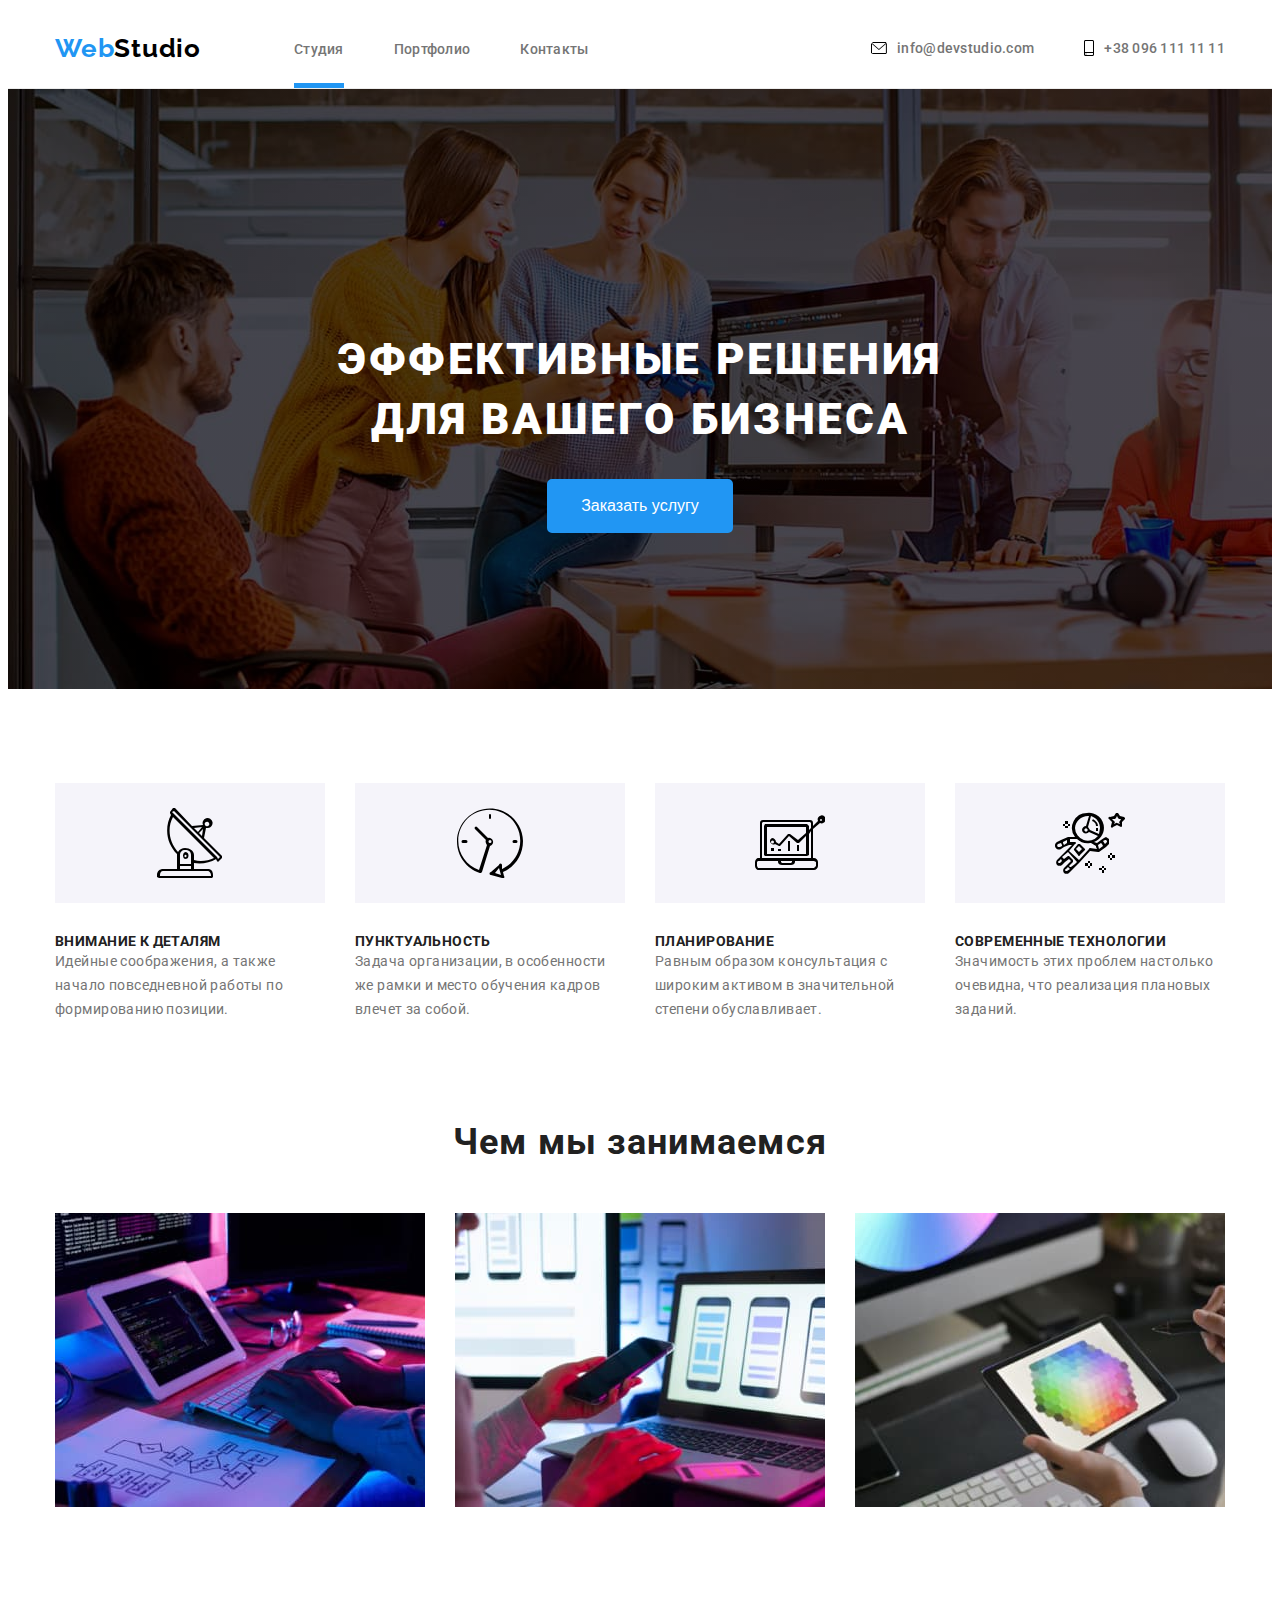
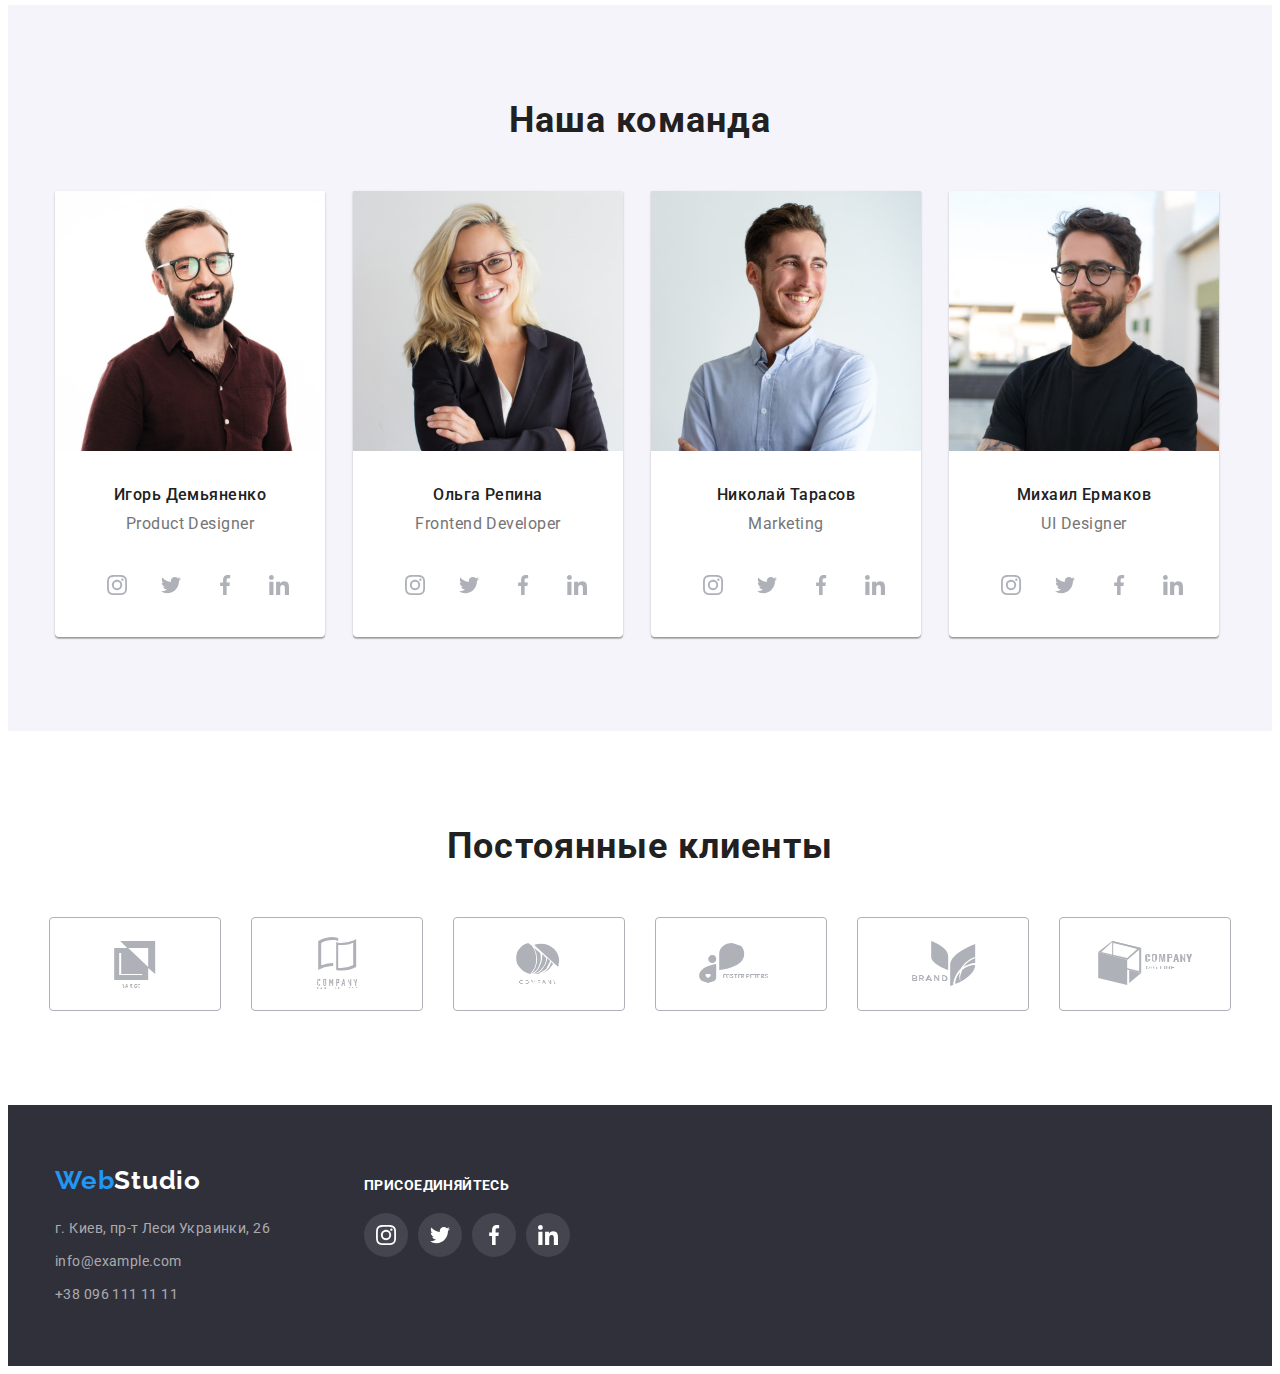
<file: index.html>
<!DOCTYPE html>
<html lang="ru">
<head>
    <meta charset="UTF-8">
    <meta http-equiv="X-UA-Compatible" content="IE=edge">
    <meta name="viewport" content="width=device-width, initial-scale=1.0">
    <title>Домашка №4 </title>
    <link href="https://fonts.googleapis.com/css2?family=Raleway:wght@700&family=Roboto:wght@400;500;700;900&display=swap" rel="stylesheet">
    <link rel="stylesheet" href="https://cdnjs.cloudflare.com/ajax/libs/modern-normalize/1.1.0/modern-normalize.min.css" integrity="sha512-wpPYUAdjBVSE4KJnH1VR1HeZfpl1ub8YT/NKx4PuQ5NmX2tKuGu6U/JRp5y+Y8XG2tV+wKQpNHVUX03MfMFn9Q==" crossorigin="anonymous" referrerpolicy="no-referrer" /> 
    <link rel="stylesheet" href="./css/styles.css">
</head>
 
     
<body>
    <!-- Шапка -->
    <div class = "body">
    <div class = "container">
                   
                <div class = "menu">
                    <a href = "" class="link-webstydio web">Web<span class = "span-stydio stydio">Studio</span></a>
                    <!-- Навигация -->
                    
                    <nav>
                    <ul class = "nav">
                        <li class = "item"><a href = "./index.html" class="link-nav one">Студия</a></li>
                        <li class = "item"><a href = "./portfolio.html" class="link-nav">Портфолио</a></li>
                        <li class = "item"><a href = "" class="link-nav">Контакты</a></li>
                    </ul>
                    </nav>
                    <ul class = "contact">
                        <li class = "item envelope">
                            <div class  = "unite">
                            <a href = "malto:info@devstudio.com" class="link-nav email">
                                <span class = "indent">info@devstudio.com</span>
                                <svg class = "icone-email link-nav" width = "16" height = "12">
                                    <use href = "./images/sprite1.svg#envelope"></use>
                                </svg>
                            </a>
                            </div>
                        </li>
                        <li class = "item smartphone">
                            <div class  = "unite">
                            <a href = "tel:+380961111111" class="link-nav tels">
                                <span class = "indent">+38 096 111 11 11</span>
                                
                                <svg class = "icone-email" width = "10" height = "16">
                                    <use href = "./images/smartphone1.svg#smartphone-1"></use>
                                </svg>
                            </a>
                            </div>
                        </li>
                    </ul>
                </div>
    </div>
    </div>        
    <section class = "page-header">
        <h1 class = "header-title">Эффективные решения для вашего бизнеса</h1>
        <button type = "button" class = "service" data-modal-open>Заказать услугу</button>
    </section>

    
    <div class = "container">
    <!-- Основной контент -->

        <section class = "sections">
            <h2 class = "title-list" hidden>Наши усовершенствования</h2>
            <ul class = "list item">
                <li class = "li-item antenna-item">
                    <div class = "fone">
                    <svg class = "fon-svg" width = "70" height = "70">
                        <use href = "./images/sprite1.svg#antenna"></use>
                    </svg>
                    </div> 
                    <h3 class = li-title>Внимание к деталям</h3>
                    <p class = "text">Идейные соображения, а также начало повседневной работы по формированию позиции.</p>
                </li>
                <li class = "li-item clock-item">
                    <div class = "fone">
                        <svg class = "fon-svg" width = "70" height = "70">
                            <use href = "./images/sprite1.svg#clock"></use>
                        </svg>
                        </div>
                    <h3 class = "li-title">Пунктуальность</h3>
                    <p class = "text">Задача организации, в особенности же рамки и место обучения кадров влечет за собой.</p>
                </li>
                <li class = "li-item diagram-item">
                    <div class = "fone">
                        <svg class = "fon-svg" width = "70" height = "70">
                            <use href = "./images/sprite1.svg#diagram"></use>
                        </svg>
                        </div>
                    <h3 class = "li-title">Планирование</h3>
                    <p class = "text">Равным образом консультация с широким активом в значительной степени обуславливает.</p>
                </li>
                <li class = "li-item astronaut-item">
                    <div class = "fone">
                        <svg class = "fon-svg" width = "70" height = "70">
                            <use href = "./images/sprite1.svg#astronaut"></use>
                        </svg>
                        </div>
                    <h3 class = "li-title">Современные технологии</h3>
                    <p class = "text">Значимость этих проблем настолько очевидна, что реализация плановых заданий.</p>
                </li>
            </ul>
        </section>
        <!--Наши преимущества-->
        <section class = "feature">
            <h2 class = "title-list">Чем мы занимаемся</h2>
            <ul class = "list our-team">             
                <li class = "our-team"><img src = "images/photo1.jpg" width = "370" alt = "работа на ноутбуке над кодом приложения" /></li>
                <li class = "our-team"><img src = "images/photo2.jpg" width = "370" alt = "работа над мобильным приложением" /></li>
                <li class = "our-team"><img src = "images/photo3.jpg" width = "370" alt = "работа на ноутбуке с цветом" /></li>
            </ul>            
        </section>
    </div>
        <div class = "command-item">
        
        <section class = "our-command">
             
            <div class = "container"> 
            <h2 class = "title-list">Наша команда</h2>
                 
                 <ul class = "list command-item">
                    <li class = "command">
                        <img src = "images/img2.jpg" width = "270" alt = "Product Designer" />               
                        <h3 class = "username">Игорь Демьяненко</h3>                
                        <p class = "profession" lang = "en">Product Designer</p>
                        <ul class = " cart-social">
                            <li class = "social-item istagram">
                                <a class = "link-social cart" href = "">
                                    <svg class = "a-icon social-network" width = "20" height = "20">
                                        <use href = "./images/sprite.svg#instagram"></use>
                                    </svg>
                                </a>
                            </li>
                            <li class = "social-item twitter">
                                <a class = "link-social cart" href = "">
                                    <svg class = "a-icon social-network" width = "20" height = "20">
                                        <use href = "./images/sprite.svg#twitter"></use>
                                    </svg>
                                </a>
                            </li>
                            <li class = "social-item facebook">
                                <a class = "link-social cart" href = "">
                                    <svg class = "a-icon social-network" width = "20" height = "20">
                                        <use href = "./images/sprite.svg#facebook"></use>
                                    </svg>
                                </a>
                            </li>
                            <li class = "social-item linkedin">
                                <a class = "link-social cart" href = "">
                                    <svg class = "a-icon social-network" width = "20" height = "20">
                                        <use href = "./images/sprite.svg#linkedin"></use>
                                    </svg>
                                </a>
                            </li>
                        </ul>
                    </li>
                    <li class = "command">                   
                        <img src = "images/img3.jpg" width = "270" alt = "Frontend Developer" />                   
                        <h3 class = "username">Ольга Репина</h3>             
                        <p class = "profession" lang = "en">Frontend Developer</p>
                        <ul class = "cart-social">
                            <li class = "social-item istagrams">
                                <a class = "link-social cart" href = "">
                                    <svg class = "a-icon social-network" width = "20" height = "20">
                                        <use href = "./images/sprite.svg#instagram"></use>
                                    </svg>
                                </a>
                            </li>
                            <li class = "social-item  twitter">
                                <a class = "link-social cart" href = "">
                                    <svg class = "a-icon social-network" width = "20" height = "20">
                                        <use href = "./images/sprite.svg#twitter"></use>
                                    </svg>
                                </a>
                            </li>
                            <li class = "social-item facebook">
                                <a class = "link-social cart" href = "">
                                    <svg class = "a-icon social-network" width = "20" height = "20">
                                        <use href = "./images/sprite.svg#facebook"></use>
                                    </svg>
                                </a>
                            </li>
                            <li class = "social-item linkedin">
                                <a class = "link-social cart" href = "">
                                    <svg class = "a-icon social-network" width = "20" height = "20">
                                        <use href = "./images/sprite.svg#linkedin"></use>
                                    </svg>
                                </a>
                            </li>
                        </ul>
                    </li>
                    <li class = "command">                   
                        <img src = "images/imga.jpg" width = "270" alt = "Marketing" />                   
                        <h3 class = "username">Николай Тарасов</h3>             
                        <p class = "profession" lang = "en">Marketing</p>
                        <ul class = " cart-social">
                            <li class = "social-item istagram">
                                <a class = "link-social cart" href = "">
                                    <svg class = "a-icon social-network" width = "20" height = "20">
                                        <use href = "./images/sprite.svg#instagram"></use>
                                    </svg>
                                </a>
                            </li>
                            <li class = "social-item twitter">
                                <a class = "link-social cart" href = "">
                                    <svg class = "a-icon social-network" width = "20" height = "20">
                                        <use href = "./images/sprite.svg#twitter"></use>
                                    </svg>
                                </a>
                            </li>
                            <li class = "social-item facebook">
                                <a class = "link-social cart" href = "">
                                    <svg class = "a-icon social-network" width = "20" height = "20">
                                        <use href = "./images/sprite.svg#facebook"></use>
                                    </svg>
                                </a>
                            </li>
                            <li class = "social-item linkedin">
                                <a class = "link-social cart" href = "">
                                    <svg class = "a-icon social-network" width = "20" height = "20">
                                        <use href = "./images/sprite.svg#linkedin"></use>
                                    </svg>
                                </a>
                            </li>
                        </ul>
                    </li>
                    <li class = "command">                   
                        <img src = "images/img1.jpg" width = "270" alt = "UI Designer" />                   
                        <h3 class = "username">Михаил Ермаков</h3>             
                        <p class = "profession" lang = "en">UI Designer</p>
                        <ul class = " cart-social">
                            <li class = "social-item istagram">
                                <a class = "link-social cart" href = "">
                                    <svg class = "a-icon social-network" width = "20" height = "20">
                                        <use href = "./images/sprite.svg#instagram"></use>
                                    </svg>
                                </a>
                            </li>
                            <li class = "social-item twitter">
                                <a class = "link-social cart" href = "">
                                    <svg class = "a-icon social-network" width = "20" height = "20">
                                        <use href = "./images/sprite.svg#twitter"></use>
                                    </svg>
                                </a>
                            </li>
                            <li class = "social-item facebook">
                                <a class = "link-social cart" href = "">
                                    <svg class = "a-icon social-network" width = "20" height = "20">
                                        <use href = "./images/sprite.svg#facebook"></use>
                                    </svg>
                                </a>
                            </li>
                            <li class = "social-item linkedin">
                                <a class = "link-social cart" href = "">
                                    <svg class = "a-icon social-network" width = "20" height = "20">
                                        <use href = "./images/sprite.svg#linkedin"></use>
                                    </svg>
                                </a>
                            </li>
                        </ul>
                    </li>
                </ul>
            </div>
               
        </section>    
    </div>
    <div class = "zero"></div>
    <div class = "container">
        <div class = "regular-customers">
            <h2 class = "clients">Постоянные клиенты</h2>
            <ul class = "list icon-list">
                <li class = "icon-item">
                    <!--<img class = "img-block" src = "./images/client1.svg" alt = "логотип компании <span lang = 'en'>YA & CO</span>">-->
                    <a class = "client-good" href = "">
                        <svg class = "client-good-icon">
                            <use href = "./images/sprite1.svg#client1"></use>
                        </svg>
                    </a>
                </li>
                <li class = "icon-item">
                    <!--<img src = "./images/client2.svg" alt = "логотип компании <span lang = 'en'>COMPANY TEGLINE HERE</span>">-->
                    <a class = "client-good" href = "">
                        <svg class = "client-good-icon">
                            <use href = "./images/sprite1.svg#client2"></use>
                        </svg>
                    </a>
                </li>
                <li class = "icon-item">
                    <!--<img src = "./images/client3.svg" alt = "логотип компании <span lang = 'en'>COMPANY</span>">-->
                    <a class = "client-good" href = "">
                        <svg class = "client-good-icon">
                            <use href = "./images/sprite1.svg#client3"></use>
                        </svg>
                    </a>
                </li>
                <li class = "icon-item">
                    <!--<img class = "hover" src = "./images/client4.svg" alt = "логотип компании <span lang = 'en'>FOSTERS PETERS</span>">-->
                    <a class = "client-good" href = "">
                        <svg class = "client-good-icon">
                            <use href = "./images/sprite1.svg#client4"></use>
                        </svg>
                    </a>
                </li>
                <li class = "icon-item">
                    <!--<img src = "./images/client5.svg" alt = "логотип компании <span lang = 'en'>BREND</span>">-->
                    <a class = "client-good" href = "">
                        <svg class = "client-good-icon">
                            <use href = "./images/sprite1.svg#client5"></use>
                        </svg>
                    </a>
                </li>
                <li class = "icon-item">
                    <!--<img src = "./images/client6.svg" alt = "логотип компании <span lang = 'en'>COMPANY TAG LINE</span>">-->
                    <a class = "client-good" href = "">
                        <svg class = "client-good-icon">
                            <use href = "./images/sprite1.svg#client6"></use>
                        </svg>
                    </a>
                </li>
            </ul>
        </div>
    </div>
    </main>
       
     
    <footer class = "footer">
        <!--Логотип-->

        <div class = "container">
            <div class = "total">
            <div class = "contact-footer">
                <a href = "" class="link-webstydio web">Web<span class = "span-stydio-footer stydio">Studio</span></a>
                <address>
                    <p class = "address">г. Киев, пр-т Леси Украинки, 26</p>                    
                    <p class = "text-email"><a href = "mailto:info@example.com" class=" email-footer">info@example.com</a></p>
                    <p class = "text-tel"><a href = "tel:+380961111111" class="tel">+38 096 111 11 11</a></p>             
                </address>
            </div>
        <div class = "social-footer">
            <h3 class = "footer-text-title">присоединяйтесь</h3>
            <ul class = "list list-social">
                <li class = "social-item  ">
                    <a class = "link-social" href = "">
                        <svg class = "a-icon" width = "20" height = "20">
                            <use href = "./images/sprite.svg#instagram"></use>
                        </svg>
                    </a>
                </li>
                <li class = "social-item  ">
                    <a class = "link-social twitter-link" href = "">
                        <svg class = "a-icon" width = "20" height = "20">
                            <use href = "./images/sprite.svg#twitter"></use>
                        </svg>
                    </a>
                </li>
                <li class = "social-item  ">
                    <a class = "link-social" href = "">
                        <svg class = "a-icon" width = "20" height = "20">
                            <use href = "./images/sprite.svg#facebook"></use>
                        </svg>
                    </a>
                </li>
                <li class = "social-item  ">
                    <a class = "link-social" href = "">
                        <svg class = "a-icon" width = "20" height = "20">
                            <use href = "./images/sprite.svg#linkedin"></use>
                        </svg>
                    </a>
                </li> 
            </ul>
        </div>
        </div>
    </div>
    </footer>  
     
<div class = "modal is-hidden" data-modal>
  <div class = "modal-in">
    <button type = "button" class = "button-modal-close" data-modal-close></button>
  </div>

</div> 

 
  
  <script src="./js/modal.js"></script>
</body>
</html>
</file>
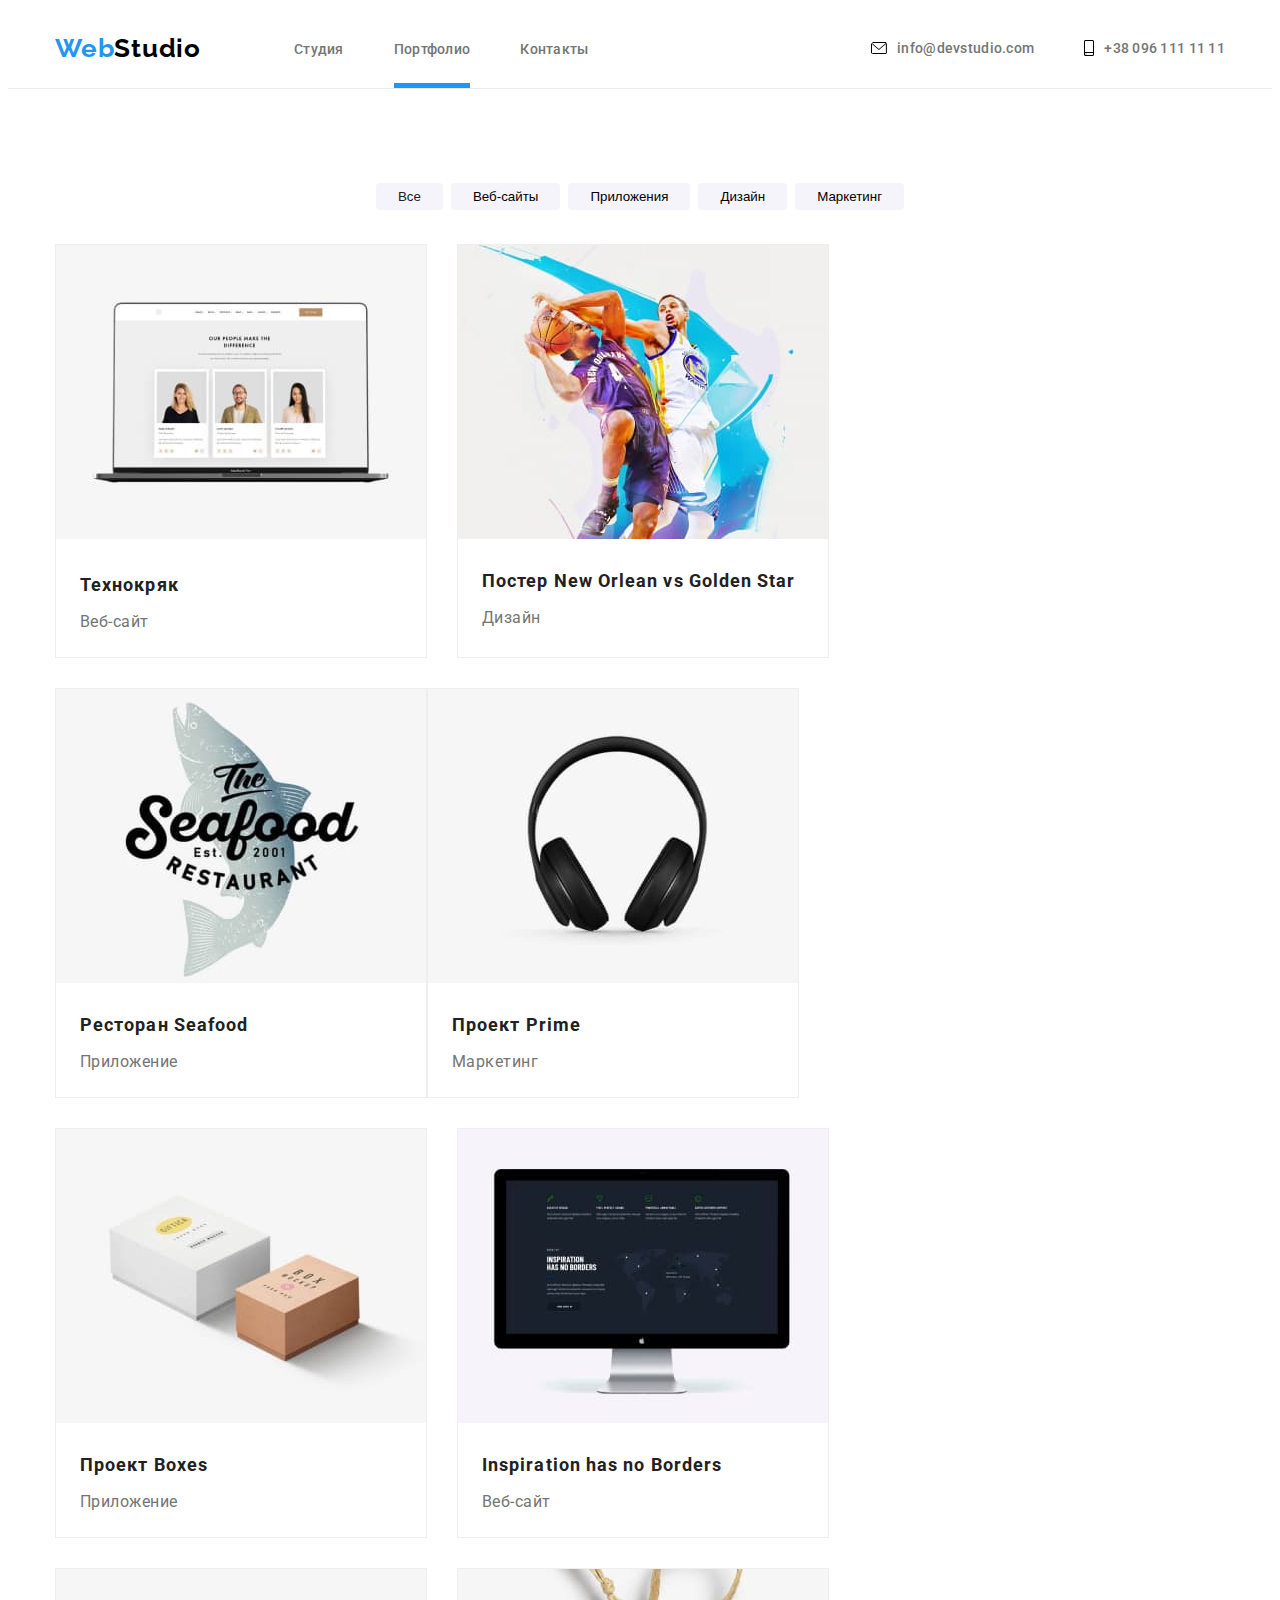
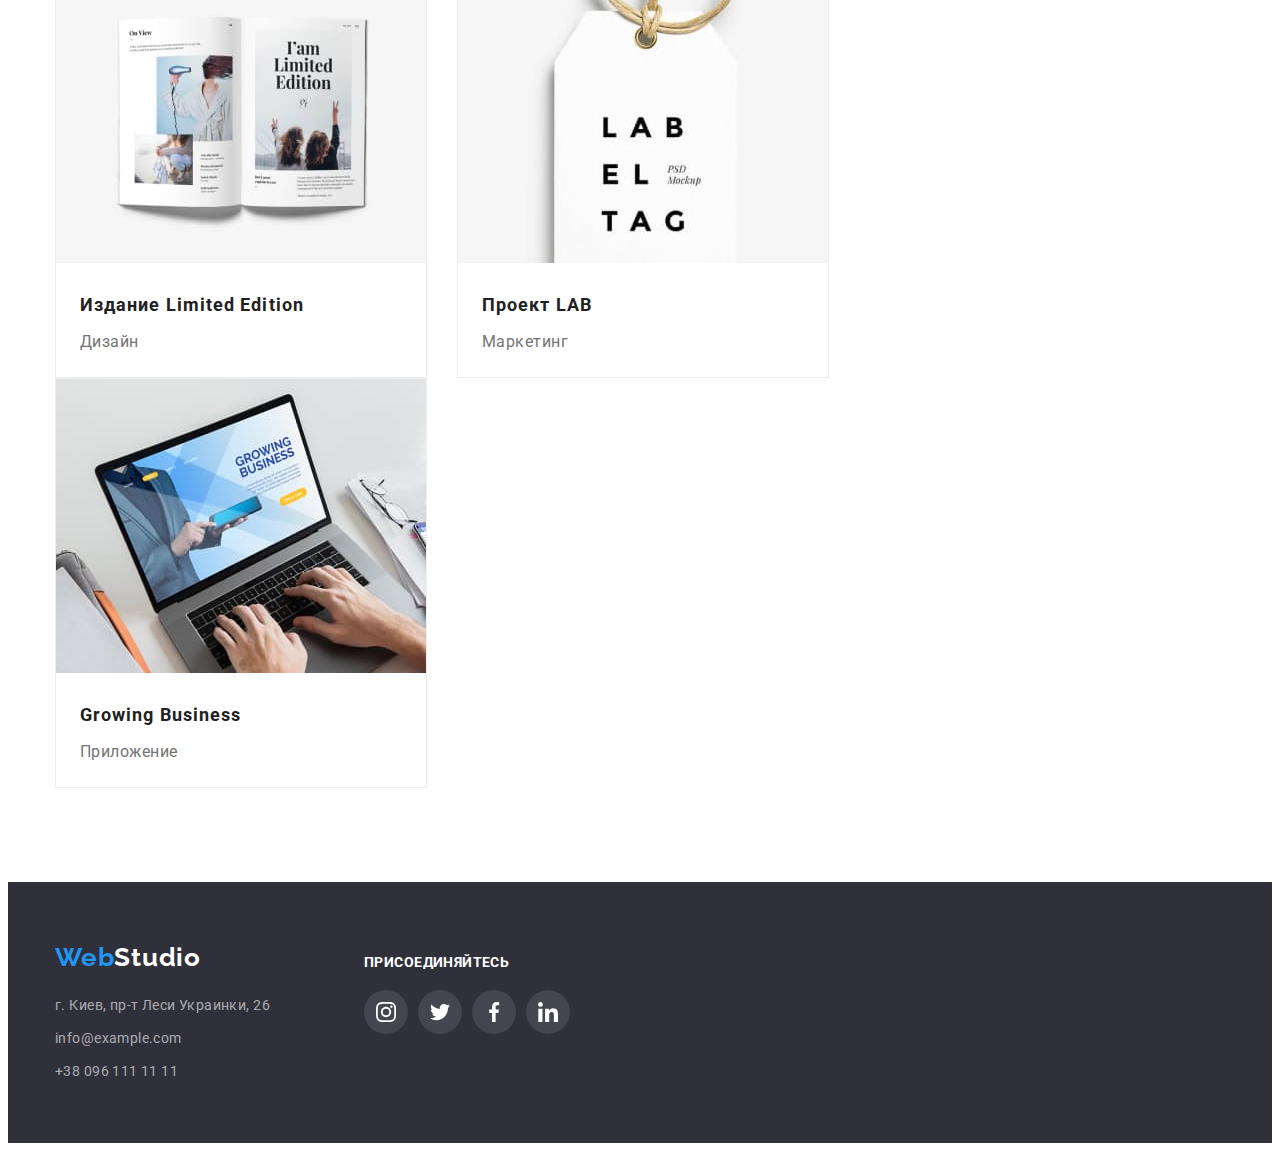
<file: portfolio.html>
<!DOCTYPE html>
<html lang="ru">
<head>
    <meta charset="UTF-8">
    <meta http-equiv="X-UA-Compatible" content="IE=edge">
    <meta name="viewport" content="width=device-width, initial-scale=1.0">
    <title>Домашка №4-Портфолио</title>  
    <link href="https://fonts.googleapis.com/css2?family=Raleway:wght@700&family=Roboto:wght@400;500;700;900&display=swap" rel="stylesheet"> 
    <link rel="stylesheet" href="https://cdnjs.cloudflare.com/ajax/libs/modern-normalize/1.1.0/modern-normalize.min.css" integrity="sha512-wpPYUAdjBVSE4KJnH1VR1HeZfpl1ub8YT/NKx4PuQ5NmX2tKuGu6U/JRp5y+Y8XG2tV+wKQpNHVUX03MfMFn9Q==" crossorigin="anonymous" referrerpolicy="no-referrer" />
    <link rel="stylesheet" href="./css/styles.css">
</head>
<body>
      <!-- Шапка -->
       
       
      <div class = "container"> 
        <header class = "header">
            <div class = "menu">        
                <a href = "" class="link-webstydio web"> Web<span class = "span-stydio stydio">Studio</span></a>
                <!-- Навигация -->
                <nav>
                    <ul class = "nav">
                        <li class = "item"><a href = "./index.html" class="link-nav">Студия</a></li>
                        <li class = "item"><a href = "./portfolio.html" class="link-nav portfolio">Портфолио</a></li>
                        <li class = "item"><a href = "" class="link-nav">Контакты</a></li>
                    </ul>
                </nav>
                <ul class = "contact">
                    <li class = "item envelope">
                        <div class  = "unite">
                        <a href = "malto:info@devstudio.com" class="link-nav email">
                            <span class = "indent">info@devstudio.com</span>
                            <svg class = "icone-email link-nav" width = "16" height = "12">
                                <use href = "./images/sprite1.svg#envelope"></use>
                            </svg>
                        </a>
                        </div>
                    </li>
                    <li class = "item smartphone">
                        <div class  = "unite">
                            <a href = "tel:+380961111111" class="link-nav tels">
                                <span class = "indent">+38 096 111 11 11</span>
                                
                                <svg class = "icone-email" width = "10" height = "16">
                                    <use href = "./images/smartphone1.svg#smartphone-1"></use>
                                </svg>
                            </a>
                        </div>
                    </li>
                </ul>
            </div>           
        </header>
        </div>
        <div class = "body"></div>
        <div class = "container">
    <!--Основной контент-->
    <main>
        <!--Фильтры-->
        <div class = "filter-card-portfolio">
            <div class = "btn">
                <h2 hidden>Расширенный фильтр</h2>
                <ul class = "list btn-filter"> 
                    <li class = "filter"><button type="button" class = "item-filter padding-btn">Все</button></li>
                    <li class = "filter"><button class = "padding-btn" type="button">Веб-сайты</button></li>
                    <li class = "filter"><button class = "padding-btn" type="button">Приложения</button></li>
                    <li class = "filter"><button class = "padding-btn" type="button">Дизайн</button></li>
                    <li class = "filter"><button class = "padding-btn" type="button">Маркетинг</button></li>
                </ul>
            </div>
            <!--Карточки портфолио-->
            <section class = "button-filter">
            <ul class="list card">        
                <li class = "item-card">
                    <div class = "thumb"> 
                    <a class = "non-border" href = ""> 
                                               
                        <img src = "./images/imgf.jpg" width = "370" height="294" alt = "Веб-сайт">
                    
                         <div class = "thumb-overlay">
                             <div class = "thumb-text">
                                 <p class = "text-overlay">
                                    Технокряк это современная площадка распространения коронавируса. Компании используют эту платформу для цифрового шпионажа и атак на защищённые сервера конкурентов.
                                 </p>
                             </div>
                         </div>
                        </div>
                    
                        <h3 class = "title-section">Технокряк</h3>
                        <p class = "text-item">Веб-сайт</p>
                    </a>
                </li>
                <li class = "item-card">
                    <a class = "non-border" href = "">
                        <img src = "./images/img1f.jpg" width = "370" height="294" alt = " Матч двух баскетбольных команд New Orlean vs Golden Star">
                        <h3 class = "title-section">Постер New Orlean vs Golden Star</h3>
                        <p class = "text-item">Дизайн</p>
                    </a>
                </li>
                <li class = "item-card">
                    <a class = "non-border" href = "">
                        <img src = "./images/img2f.jpg" width = "370" height="294" alt = "Логотип Ресторан Seafood">
                        <h3 class = "title-section">Ресторан Seafood</h3>
                        <p class = "text-item">Приложение</p>
                    </a>
                </li>        
                <li class = "item-card">
                    <a class = "non-border" href = "">
                        <img src = "./images/imgf3.jpg" width = "370" height="294" alt = "Наушеники">
                        <h3 class = "title-section">Проект Prime</h3>
                        <p class = "text-item">Маркетинг</p>
                    </a>
                </li>
                <li class = "item-card">
                    <a class = "non-border" href = "">
                        <img src="./images/imgf4.jpg" width = "370" height="294" alt = "Небольшие коробки">
                        <h3 class = "title-section">Проект Boxes</h3>
                        <p class = "text-item">Приложение</p>
                    </a>
                </li>
                <li class = "item-card">
                    <a class = "non-border" href = "">
                        <img src="./images/imgf5.jpg" width = "370" height="294" alt = "У вдохновения нет границ">
                        <h3 class = "title-section" lang="en">Inspiration has no Borders</h3>
                        <p class = "text-item">Веб-сайт</p>
                    </a>
                </li>        
                <li class = "item-card">
                    <a class = "non-border" href = "">
                        <img src="./images/imgf6.jpg" width = "370" height="294" alt = "Ограниченное издание">
                        <h3 class = "title-section">Издание Limited Edition</h3>
                        <p class = "text-item">Дизайн</p>
                    </a>
                </li>
                <li class = "item-card">
                    <a class = "non-border" href = "">
                        <img src="./images/imgf7.jpg" width = "370" height="294" alt = "Проект LAB">
                        <h3 class = "title-section">Проект LAB</h3>
                        <p class = "text-item">Маркетинг</p>
                    </a>
                </li>
                <li class = "item-card">
                    <a class = "non-border" href = "">
                        <img src="./images/imgf8.jpg" width = "370" height="294" alt = "Разработка бизнес приложения на ноутбуке">
                        <h3 class = "title-section" lang="en">Growing Business</h3>
                        <p class = "text-item">Приложение</p>
                    </a>
                </li>
            </ul>
        </section>
    </main>
    </div>
    
    <!-- Футер-->
    <footer class = "footer portfolio">
        <!--Логотип-->
        <div class = "container">
            <div class = "total">
        <div class = "contact-footer">
            <a href = "" class="link-webstydio web">Web<span class = "span-stydio-footer stydio">Studio</span></a>
            <address>
                <p class = "address">г. Киев, пр-т Леси Украинки, 26</p>
                
                <p class = "text-email"><a href = "mailto:info@example.com" class="email-footer">info@example.com</a></p>
                <p class = "text-tel"><a href = "tel:+380961111111" class="tel">+38 096 111 11 11</a></p>             
                
            </address>
        </div>
        <div class = "social-footer">
            <h3 class = "footer-text-title">присоединяйтесь</h3>
            <ul class = "list list-social">
                <li class = "social-item  ">
                    <a class = "link-social" href = "">
                        <svg class = "a-icon" width = "20" height = "20">
                            <use href = "./images/sprite.svg#instagram"></use>
                        </svg>
                    </a>
                </li>
                <li class = "social-item  ">
                    <a class = "link-social twitter-link" href = "">
                        <svg class = "a-icon" width = "20" height = "20">
                            <use href = "./images/sprite.svg#twitter"></use>
                        </svg>
                    </a>
                </li>
                <li class = "social-item  ">
                    <a class = "link-social" href = "">
                        <svg class = "a-icon" width = "20" height = "20">
                            <use href = "./images/sprite.svg#facebook"></use>
                        </svg>
                    </a>
                </li>
                <li class = "social-item  ">
                    <a class = "link-social" href = "">
                        <svg class = "a-icon" width = "20" height = "20">
                            <use href = "./images/sprite.svg#linkedin"></use>
                        </svg>
                    </a>
                </li> 
            </ul>
        </div>
    </div>
        </div>
    </footer>    
</body>
</html>
</file>
<file: css/styles.css>
:root {
  --primary-color: #ffffff;
  --webstydio-link: #2196F3;
  --title-text: #212121;
  --text-color: #757575;
  --contact-color: rgba(255, 255, 255, 0.6);
}

body {
  background-color: var(--primary-color);
  font-family: 'Roboto', sans-serif;
}

h1,
h2,
h3,
h4,
h5,
h6,
p {
  margin: 0;
}

.body {
  border-bottom: 1px solid #ECECEC;  
}

.page-header {
  display: flex;
  flex-direction: column;
  align-items: center;
  background-color: #2F303A;
  height: 600px;
  width: 100%;
  max-width: 1600px;
  background-image: linear-gradient(
    to right, rgba(0, 0, 0, 0.5),  
    rgba(10, 0, 0, 0.5)),
    url("../images/Img-header.jpg");
    
   
}

.header-title {
  width: 696px;
  height: 120px;
  margin-top: 240px;
   
}

.top {
  width: 100%;
  height: 80px;
  
}
.container {   
  width: 1170px;
  margin: 0 auto; 
    
         
}

 .menu {
   display: flex;
   align-items: center;

   height: 80px; 
      
 }

.link-webstydio {
  display: block;
  color: var(--webstydio-link);
  text-decoration: none;
  margin-right: 93px;  
}

.nav {
  display: flex;
  padding: 0;
  margin: 0;
}

.nav > .item + .item {
  margin-left: 50px;
}

.contact {
  display: flex;
  align-items: center;
  padding: 0;
  margin: 0;
  margin-left: auto;
} 

.contact > .item + .item {
  margin-left: 50px;
}
.web,
.stydio {
  font-family: Raleway;
  font-style: normal;
  font-weight: 700;
  font-size: 26px;
  line-height: calc(31 / 26);
  letter-spacing: 0.03em;
}

.link-webstydio:hover {
  text-decoration:none;
}

.span-stydio {
  color: #000000;
}

.nav,
.contact {
  list-style: none;
  text-decoration: none; 
  font-style: normal;  
} 

.link-nav {
  text-decoration: none;    
  font-style: normal;
  font-weight: 500;
  font-size: 14px;
  line-height: calc(16 / 14);
  letter-spacing: 0.02em;
  color: var(--text-color);

  transition: color 250ms cubic-bezier(0.4, 0, 0.2, 1);
}

 

 

.link-nav.tels {
  display: flex;  
  align-items: center;
  flex-direction: row-reverse;
  width: 100%;
  height: 100%;  
  color: var(--text-color);   
  font-style: normal;
  font-weight: 500;
  font-size: 14px;
  line-height: calc(16 / 14);
  letter-spacing: 0.02em;
}

.link-nav:focus,
.link-nav:hover {
  text-decoration:none;
  color: var(--webstydio-link);
}

  .link-nav.one {
  position: relative;   
  font-style: normal;
  font-weight: 500;
  font-size: 14px;
  line-height: calc(16 / 14);
  letter-spacing: 0.02em;
}

.link-nav.one::after {
  position: absolute;
  top: 42px;
  left: 0;
  bottom: 0;
  content: "";
  display: block;
  width: 100%;
  height: 5px;
  background-color: var(--webstydio-link);
}
 

.link-nav.one:hover,
.link-nav.one:focus {
  color: var(--webstydio-link);
  border: none;
} 

 .icon-email {
   width: 16px;
   height: 12px;
   padding-right: 10px;   
   }
    .icon-email:focus,
   .icone-email:hover {
     fill:#2196F3;
     color:#2196F3;
   }

    .unite {
      display: flex;
    }

    .unite:hover {
      fill:#2196F3;
     color:#2196F3;
    }

.link-nav.email { 
  display: flex;
  align-items: center;
  flex-direction: row-reverse;
  width: 100%;
  height: 100%;  
  font-style: normal;
  font-weight: 500;
  font-size: 14px;
  line-height: calc(16 / 14);
  letter-spacing: 0.02em;  
}

 .indent {
   padding-left: 10px;
 }

.header-title {   
  font-style: normal;
  font-weight: 900;
  font-size: 44px;
  line-height: calc(60 / 44);
  /* or 136% */

  text-align: center;
  letter-spacing: 0.06em;
  text-transform: uppercase;
  color: var(--primary-color);
  margin-bottom: 30px;
}

.service { 
  display: block; 
  background-color: var(--webstydio-link); 
  color: var(--primary-color);
  font-style: normal;
  font-weight: 500;
  font-size: 16px;
  line-height: calc(30 / 16);
  border: 2px solid #2196F3;
  border-radius: 5px;
  padding: 10px 32px;

  transition-property: background-color;
  transition-duration: 250ms;
  transition-timing-function: cubic-bezier(0.4, 0, 0.2, 1);
  /*transition: background-color 250ms cubic-bezier(0.4, 0, 0.2, 1); */
}
 
.service:focus,
.service:hover {
  background-color:  #188ce8;
  
  cursor: pointer;
}

.main {
  display: flex;
  flex-direction: column;
}

.sections {
  display: flex;
  padding-top: 94px;
}

.list.item {
  display: flex;
  padding-left: 0;
  margin: 0;
  padding-bottom: 94px;
  
}

.li-item {
  width: 270px;
  height: 101px;
}

.list.item >.li-item + .li-item {
  margin-left: 30px;
}


.list.our-team {
  display: flex;
  padding-left: 0;
  margin: 0;
}

.list.our-team > .our-team + .our-team {
  margin-left: 30px;
}
.feature {
  padding-top: 94px;
  padding-bottom: 94px;
  
}

 .title-list {
    
   margin-bottom: 50px;
  
 }

 .our-command {  
   
  padding-top: 94px;
  /*max-height: 708px;*/
  padding-bottom: 94px;  
   
 }

 .command-item {
  width: 100%;
  max-width: 1600px;
  background-color: #F5F4FA;
  /*padding-bottom: 94px;   */
  
 }


.li-title {   
  font-style: normal;
  font-weight: 700;
  font-size: 14px;
  line-height: calc(16 / 14);
  letter-spacing: 0.03em;
  text-transform: uppercase;
  color: var(--title-text);
}

/*.li-item::before {
  display: block;
  content: "";
   
  height: 120px;
  background-size: auto;
  background-repeat: no-repeat;
  background-position: center;
  background-color: #F5F4FA;
  margin-bottom: 30px;
}*/

/*.li-item.antenna-item::before {
  background-image: url(../images/antenna.svg);
}*/

.li-item {
  display: flex;
  flex-direction: column;   
  height: 120px;
  background-size: auto;
  background-repeat: no-repeat;
  background-position: center;
  background-color: #F5F4FA;
  margin-bottom: 30px;
}


 .fon-svg {
   display: flex;
   background-position: center;
   background-size: contain; 
   align-items: center;
   width: 70px;
   height: 70px;    
   margin-top: 25px;
    
 }

 .fone {
    display: flex;
    background-position: center;
    align-items: center;
    justify-content: center;     
    width: 100%;
    height: 100%;
    margin-bottom: 55px;
    
 }

/*.clock-item::before {
  background-image: url("../images/clock.svg");
}

.diagram-item::before {
  background-image: url("../images/diagram.svg");
}

.astronaut-item::before {
  background-image: url("../images/astronaut.svg");
}*/


.text {   
  font-style: normal;
  font-weight: normal;
  font-size: 14px;
  line-height: calc(24 / 14);
  /* or 171% */
  letter-spacing: 0.03em;
  color: var(--text-color);
}

.title-list {   
  font-style: normal;
  font-weight: 700;
  font-size: 36px;
  line-height: calc(42 / 36);
  text-align: center;
  letter-spacing: 0.03em;
  color: var(--title-text);
  margin-bottom: 50px;
}

.username {   
  font-style: normal;
  font-weight: 500;
  font-size: 16px;
  line-height: calc(19 / 16);
  /* identical to box height */   
  letter-spacing: 0.03em;
  color: var(--title-text);
  padding-top: 30px;
  text-align: center;
}

.profession {   
  font-style: normal;
  font-weight: normal;
  font-size: 16px;
  line-height: calc(19 / 16);
  /* identical to box height */   
  letter-spacing: 0.03em;
  color: var(--text-color);
  text-align: center;
  padding-top: 10px;
  padding-bottom: 30px;
}

.list {
  list-style: none;
  
}

.list.command-item {
  display: flex;
  padding-left: 0;
  margin: 0;
  
}


.list.command-item > .command + .command {
  margin-left: 28px;
}

.command {
  /*border-left: 0.1px solid rgb(166, 208, 237);
  border-right: 0.1px solid rgb(166, 208, 237);
  border-bottom: 0.1px solid rgb(166, 208, 237);*/
  box-shadow: 0px 1px 3px rgba(0, 0, 0, 0.12), 
  0px 1px 1px rgba(0, 0, 0, 0.14), 
  0px 2px 1px rgba(0, 0, 0, 0.2);
   
  border-radius: 0px 0px 4px 4px;
  background-color: var(--primary-color);
}

.cart-social {
  display: flex;
  list-style: none;
  margin-bottom: 30px;
}

.zero {
  height: 94px;
}

 /*regular-customers */

 .regular-customers {
   width: 1170px;
   /*max-height: 184px;*/
   /*padding-top: 94px;*/
   margin-bottom: 94px; 
      
 }

 .clients {
  font-style: normal;
  font-weight: bold;
  font-size: 36px;
  line-height: calc(42 / 36);
  text-align: center;
  letter-spacing: 0.03em;
  color: #212121;
  margin-bottom: 50px;
  
 }

  

 .hover {
   display: block;
 }

 .hover:hover {
   fill: #2196F3
 }

 .list.icon-list {
   display: flex;
   justify-content: center;   
   margin-left: -30px;
   padding-left: 0;
   margin: 0;
 }

 .icon-item {   
  width: calc((100% - 30px) / 6);     
 }
  

 .client-good {
   display: flex;
   width: 100%;
   height: 100%;  
   
   
 }
 

 .client-good-icon {
   width: 170px;
   height: 92px;
   fill:#AFB1B8; 
   border: 1px solid #AFB1B8;
   border-radius: 4px;  

   transition: fill 250ms cubic-bezier(0.4, 0, 0.2, 1),
   border 250ms cubic-bezier(0.4, 0, 0.2, 1);
 }
 .client-good-icon:focus,
 .client-good-icon:hover {
   fill: #2196F3;
   border: 1px solid #2196F3;
 }

  

  
 .icon-item:not(:first-child) {
   margin-left: 30px;
 }
.contact.footer {  
   
  font-style: normal;
  font-weight: normal;
  font-size: 14px;
  line-height: calc(24 / 14);
  /* or 171% */
  letter-spacing: 0.03em;
  color: var(--contact-color);  
}

.contact.footer:hover {
  color: var(--contact-color);
  text-decoration: underline;  
}

.address {
  color: var(--contact-color);    
  font-style: normal;
  font-weight: normal;
  font-size: 14px;
  line-height: calc(24 / 14);
  /* or 171% */
letter-spacing: 0.03em;
padding-top: 20px;
}

.footer {
  background: #2F303A;
  max-width: 100%; 
}

.email-footer {
  font-style: normal;
  font-weight: normal;
  font-size: 14px;
  line-height: 24px;
  /* or 171% */
  letter-spacing: 0.03em;
  color: rgba(255, 255, 255, 0.6);
  text-decoration: none;
}



.tel {   
  font-style: normal;
  font-weight: normal;
  font-size: 14px;
  line-height: 24px;
  /* or 171% */
  letter-spacing: 0.03em;
  color: rgba(255, 255, 255, 0.6);
  text-decoration: none;
}

/*.tel:hover,
.email-footer:hover {
  
  border-bottom: 1px solid var(--webstydio-link);
}*/

 .contact-footer {   
   padding-top: 60px;
   padding-bottom: 60px;
   
    
 }

.span-stydio-footer {
  color:var(--primary-color);
}

.footer-text-title {
  font-style: normal;
font-weight: bold;
font-size: 14px;
line-height: calc(16 / 14);
letter-spacing: 0.03em;
text-transform: uppercase;
color: #FFFFFF;
}

.total {
  display: flex;
}

.social-footer {
  
  height: 80px;
  width: 206px;
  margin-left: 70px;
  margin-top: 72px;
   
}

.list.list-social {
  display: flex;
  /*justify-content: space-between;*/
  padding: 0;
  margin: 0;
  margin-top: 20px;
}

 .link-social {
  display: flex;  
  background-position: center;
  align-items: center;
  justify-content: center;
  border-radius: 50%;
   width: 44px;
  height: 44px;
  background-color: rgba(255, 255, 255, 0.1);

  transition: background-color 250ms cubic-bezier(0.4, 0, 0.2, 1);
   
 } 

 .link-social:hover {
   background-color:#2196F3;
 }

 .link-social.cart:hover .a-icon {
   background-color: #2196F3;
   fill: white;
 } 
.a-icon {
   width: 20px;
   height: 20px;    
  fill: white;   
}

.social-network {
  fill:#AFB1B8
}

.a-icon.social-network:hover {
  fill: white;
}
 

.social-item:not(:first-child) {
  margin-left: 10px;
} 

      /*Портфолио*/

.link-nav.portfolio {
  position: relative;
}

.link-nav.portfolio::after {
  position: absolute;
  top: 42px;
  left: 0;
  bottom: 0;
  content: "";
  display: block;
  width: 100%;
  height: 5px;
  background-color: var(--webstydio-link);
}
 


.item-filter.padding-btn {
  /*background-color: var(--webstydio-link);*/
  color: #212121;
  border: none;
  
}

.padding-btn {
  padding: 6px 22px;
  border: none;
  background: #F5F4FA;
  border-radius: 4px;

  
  transition: background-color 250ms cubic-bezier(0.4, 0, 0.2, 1);
}

.padding-btn:hover,
.padding-btn:focus {
  background: #2196F3;
/* shadow-middle */

box-shadow: 0px 3px 1px rgba(0, 0, 0, 0.1), 
0px 1px 2px rgba(0, 0, 0, 0.08), 
0px 2px 2px rgba(0, 0, 0, 0.12);
color: #ffffff;
}

.filter {   
  font-style: normal;
  font-weight: 500;
  font-size: 16px;
  line-height: calc(26 / 16);
  /* identical to box height, or 162% */   
  letter-spacing: 0.03em;
  color: var(--title-text);
  
}

.title-section {
     
  font-style: normal;
  font-weight: bold;
  font-size: 18px;
  line-height: calc(36 / 18);
  /* identical to box height, or 200% */
  letter-spacing: 0.06em;
  color: var(--title-text);
  padding: 20px 24px 0;
  text-decoration: none;
   
}

.text-item {
      
  font-style: normal;
  font-weight: normal;
  font-size: 16px;
  line-height: calc(30 / 16);
  /* identical to box height, or 187% */
  letter-spacing: 0.03em;
  color: var(--text-color);
  padding-bottom: 20px;
  padding-top: 4px;
 padding-left: 24px;
 padding-right: 24px;
  text-decoration: none;
}

.non-border {
  display: inline-block;
  /* position: relative;*/
   
  text-decoration: none;
  /*overflow: hidden;*/
}

 /*.thumb::before {
   content: "";
   display: inline-block;
  position: absolute;
  background-color: rgba(33, 150, 243, 0.9);
  top: 0;
  left: 0;
  width: 100%;
  height: 100%;
   

  transform: translateX(-100%);
 }*/

 .thumb {
   display: inline-block;
   position: relative;
   overflow: hidden;
 }

 .thumb-overlay {
   display: inline-block;
   
 position: absolute;
 background-color: rgba(33, 150, 243, 0.9);
 top: 0;
 left: 0;
 width: 100%;
 height: 100%;
  

 transform: translateY(+100%);
 transition: transform 250ms cubic-bezier(0.4, 0, 0.2, 1);
 }

 .text-overlay {
  font-style: normal;
  font-weight: normal;
  font-size: 18px;
  line-height: calc(28 / 18);
  /* or 156% */  
  letter-spacing: 0.03em;  
  color: #FFFFFF;
  margin: 63px 24px;
 }

.overlay {
  position: absolute;
  background-color: rgba(33, 150, 243, 0.9);
  top: 0;
  left: 0;
  width: 100%;
  height: 100%;
   

  transform: translatex(-100%);
  transition: transform 250ms ease;
}

.text-email,
.text-tel {
  padding-top: 9px;
}




/* Portfolio*/
.filter-card-portfolio {
  background-color:  #ffffff;
}
.btn {
  padding-top: 94px;
}

.button-filter {
  display: flex;
  padding-top: 34px;
  padding-bottom: 94px;
}

.list.btn-filter {
  display: flex;
  justify-content: center;
  padding-left: 0;
  margin: 0;
}

.list.btn-filter > .filter + .filter {
  margin-left: 8px;
}

.list.card {
  display: flex;
  flex-wrap: wrap;
  padding-left: 0;
  margin: 0;
}

.item-card {
    
    
  width: calc((100% - 60px) / 3);
  margin-right: 30px;
  margin-bottom: 30px;
  background-color: #ffffff; 
   
}

 

.item-card:hover  {
  box-shadow: 0px 1px 1px rgba(0, 0, 0, 0.12), 
  0px 4px 4px rgba(0, 0, 0, 0.06), 
  1px 4px 6px rgba(0, 0, 0, 0.16);  
}

.item-card:hover .thumb-overlay {
  transform: translateX(0);
}

.shadow-cart {  
border: 1px solid #EEEEEE; 
box-shadow: 0px 1px 1px rgba(0, 0, 0, 0.12), 
0px 4px 4px rgba(0, 0, 0, 0.06), 
1px 4px 6px rgba(0, 0, 0, 0.16);
}

.item-card:nth-child(3n) {
  margin-right: 0;
}

.item-card:nth-last-child(-n + 3){
  margin-bottom: 0;
} 

.item-card {
  border: 0.1px solid #EEEEEE;
}

.email-footer {
  color: rgba(255, 255, 255, 0.6);
}

.tel:hover,
.email-footer:hover {
  color:#2196F3;
}

  /* Модальное окно*/
  .modal {
    position: fixed;
    top: 0;
    left: 0;
    width: 100%;
    height: 100%;
    background-color: rgba(0, 0, 0, 0.5);

    
    
  }

  .modal.is-hidden {
    opacity: 0;
    pointer-events: none;

     
    
  }

  .modal-in {
    position: absolute;
    top: 50%;
    left: 50%;

    transform: translate(-50%, -50%);
    

    min-height: 300px;
    min-width: 400px;
    background-color: #fff;
  }

  .button-modal-close {
    position: absolute;
    display: inline-block;
    top: 0;
    right: 0;
    background-image: url("../images/close.svg");
    background-repeat: no-repeat;
    background-size: cover;
    width: 20px;
    height: 20px;
    border: none;
    margin: 10px;
 
  }

  .button-modal-close:hover {
    transform: scale(1.5);
    
  }
</file>
